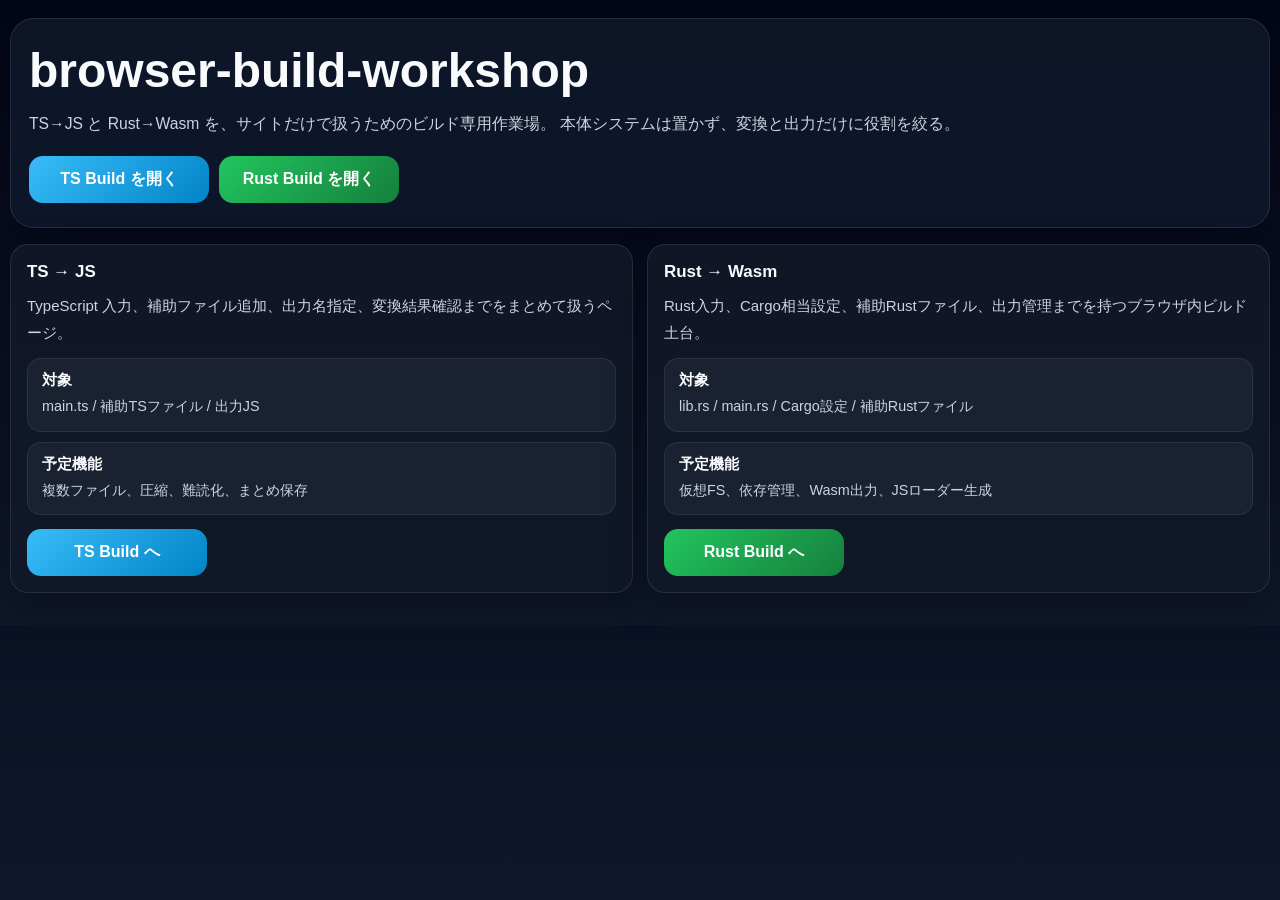
<file: app/index.html>
<!DOCTYPE html>
<html lang="ja">
<head>
  <meta charset="UTF-8" />
  <meta
    name="viewport"
    content="width=device-width, initial-scale=1.0, viewport-fit=cover"
  />
  <title>browser-build-workshop</title>
  <meta
    name="description"
    content="TS→JS / Rust→Wasm のブラウザ内ビルド作業場"
  />
  <link rel="stylesheet" href="../assets/css/common.css" />
  <link rel="stylesheet" href="../assets/css/top.css" />
</head>
<body>
  <main class="page">
    <section class="hero">
      <h1>browser-build-workshop</h1>
      <p>
        TS→JS と Rust→Wasm を、サイトだけで扱うためのビルド専用作業場。
        本体システムは置かず、変換と出力だけに役割を絞る。
      </p>

      <div class="hero-actions">
        <button class="btn btn-primary" id="goTsBuild">TS Build を開く</button>
        <button class="btn btn-secondary" id="goRustBuild">Rust Build を開く</button>
      </div>
    </section>

    <section class="top-grid">
      <article class="card">
        <h2>TS → JS</h2>
        <p>
          TypeScript 入力、補助ファイル追加、出力名指定、変換結果確認までをまとめて扱うページ。
        </p>

        <div class="info-list">
          <div class="info-item">
            <strong>対象</strong>
            <span>main.ts / 補助TSファイル / 出力JS</span>
          </div>
          <div class="info-item">
            <strong>予定機能</strong>
            <span>複数ファイル、圧縮、難読化、まとめ保存</span>
          </div>
        </div>

        <button class="btn btn-primary" id="goTsBuildCard">TS Build へ</button>
      </article>

      <article class="card">
        <h2>Rust → Wasm</h2>
        <p>
          Rust入力、Cargo相当設定、補助Rustファイル、出力管理までを持つブラウザ内ビルド土台。
        </p>

        <div class="info-list">
          <div class="info-item">
            <strong>対象</strong>
            <span>lib.rs / main.rs / Cargo設定 / 補助Rustファイル</span>
          </div>
          <div class="info-item">
            <strong>予定機能</strong>
            <span>仮想FS、依存管理、Wasm出力、JSローダー生成</span>
          </div>
        </div>

        <button class="btn btn-secondary" id="goRustBuildCard">Rust Build へ</button>
      </article>
    </section>
  </main>

  <script src="../assets/js/common/navigation.js"></script>
  <script>
    (function () {
      "use strict";

      if (!window.BBWNavigation) {
        return;
      }

      window.BBWNavigation.bindMove("goTsBuild", "./ts-build.html");
      window.BBWNavigation.bindMove("goRustBuild", "./rust-build.html");
      window.BBWNavigation.bindMove("goTsBuildCard", "./ts-build.html");
      window.BBWNavigation.bindMove("goRustBuildCard", "./rust-build.html");
    })();
  </script>
</body>
</html>
</file>
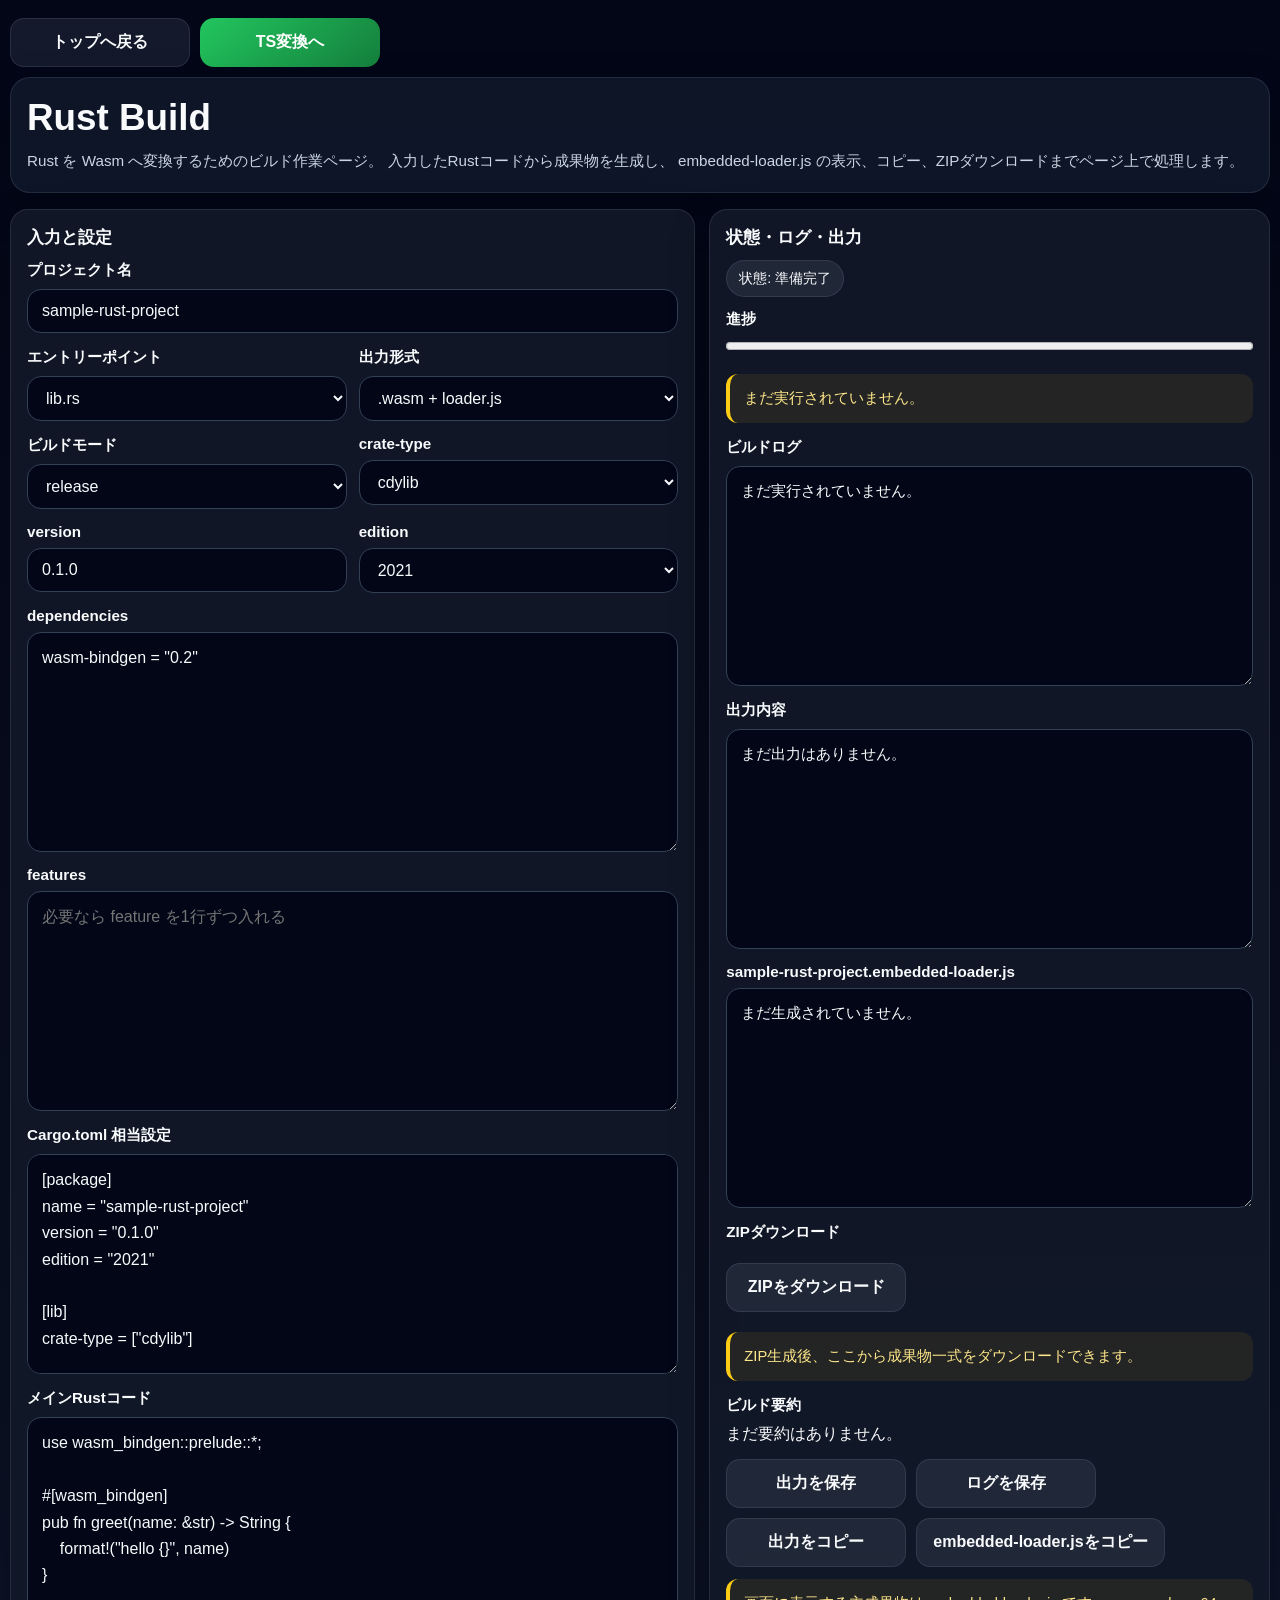
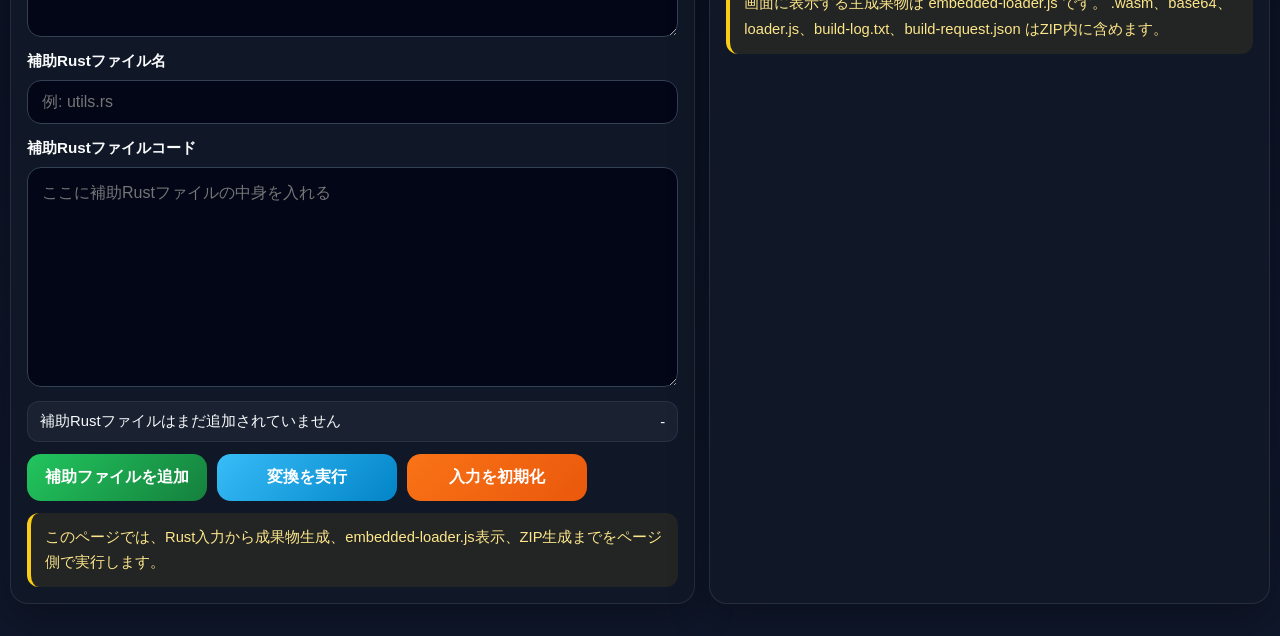
<file: app/rust-build.html>
<!DOCTYPE html>
<html lang="ja">
<head>
  <meta charset="UTF-8" />
  <meta
    name="viewport"
    content="width=device-width, initial-scale=1.0, viewport-fit=cover"
  />
  <title>Rust Build | browser-build-workshop</title>
  <meta
    name="description"
    content="Rust を Wasm へ変換するためのビルド作業ページ"
  />
  <link rel="stylesheet" href="../assets/css/common.css" />
</head>
<body>
  <main class="page">
    <section class="topbar">
      <div class="topbar-actions">
        <button class="btn btn-muted" id="goHome" type="button">トップへ戻る</button>
        <button class="btn btn-secondary" id="goTsPage" type="button">TS変換へ</button>
      </div>

      <div class="title-box">
        <h1>Rust Build</h1>
        <p>
          Rust を Wasm へ変換するためのビルド作業ページ。
          入力したRustコードから成果物を生成し、
          embedded-loader.js の表示、コピー、ZIPダウンロードまでページ上で処理します。
        </p>
      </div>
    </section>

    <section class="layout">
      <article class="panel">
        <h2>入力と設定</h2>

        <div class="field">
          <label for="projectName">プロジェクト名</label>
          <input
            type="text"
            id="projectName"
            placeholder="例: index"
            value="sample-rust-project"
          />
        </div>

        <div class="row">
          <div class="field">
            <label for="entryType">エントリーポイント</label>
            <select id="entryType">
              <option value="lib.rs">lib.rs</option>
              <option value="main.rs">main.rs</option>
            </select>
          </div>

          <div class="field">
            <label for="outputMode">出力形式</label>
            <select id="outputMode">
              <option value="wasm-js">.wasm + loader.js</option>
              <option value="wasm-only">.wasmのみ</option>
              <option value="js-only">loader.jsのみ</option>
            </select>
          </div>
        </div>

        <div class="row">
          <div class="field">
            <label for="buildMode">ビルドモード</label>
            <select id="buildMode">
              <option value="release">release</option>
              <option value="debug">debug</option>
            </select>
          </div>

          <div class="field">
            <label for="crateType">crate-type</label>
            <select id="crateType">
              <option value="cdylib">cdylib</option>
              <option value="rlib">rlib</option>
              <option value="staticlib">staticlib</option>
              <option value="dylib">dylib</option>
              <option value="bin">bin</option>
            </select>
          </div>
        </div>

        <div class="row">
          <div class="field">
            <label for="version">version</label>
            <input
              type="text"
              id="version"
              placeholder="例: 0.1.0"
              value="0.1.0"
            />
          </div>

          <div class="field">
            <label for="edition">edition</label>
            <select id="edition">
              <option value="2015">2015</option>
              <option value="2018">2018</option>
              <option value="2021" selected>2021</option>
              <option value="2024">2024</option>
            </select>
          </div>
        </div>

        <div class="field">
          <label for="dependenciesText">dependencies</label>
          <textarea id="dependenciesText" spellcheck="false">wasm-bindgen = "0.2"</textarea>
        </div>

        <div class="field">
          <label for="featuresText">features</label>
          <textarea
            id="featuresText"
            spellcheck="false"
            placeholder="必要なら feature を1行ずつ入れる"
          ></textarea>
        </div>

        <div class="field">
          <label for="cargoToml">Cargo.toml 相当設定</label>
          <textarea id="cargoToml" spellcheck="false">[package]
name = "sample-rust-project"
version = "0.1.0"
edition = "2021"

[lib]
crate-type = ["cdylib"]

[dependencies]
wasm-bindgen = "0.2"
</textarea>
        </div>

        <div class="field">
          <label for="mainRustCode">メインRustコード</label>
          <textarea id="mainRustCode" spellcheck="false">use wasm_bindgen::prelude::*;

#[wasm_bindgen]
pub fn greet(name: &str) -> String {
    format!("hello {}", name)
}
</textarea>
        </div>

        <div class="field">
          <label for="subFileName">補助Rustファイル名</label>
          <input
            type="text"
            id="subFileName"
            placeholder="例: utils.rs"
          />
        </div>

        <div class="field">
          <label for="subFileCode">補助Rustファイルコード</label>
          <textarea
            id="subFileCode"
            spellcheck="false"
            placeholder="ここに補助Rustファイルの中身を入れる"
          ></textarea>
        </div>

        <div class="file-list" id="subFilesList">
          <div class="file-item">
            <span>補助Rustファイルはまだ追加されていません</span>
            <span>-</span>
          </div>
        </div>

        <div class="button-row">
          <button class="btn btn-secondary" id="addSubFileButton" type="button">補助ファイルを追加</button>
          <button class="btn btn-primary" id="runBuildButton" type="button">変換を実行</button>
          <button class="btn btn-danger" id="clearAllButton" type="button">入力を初期化</button>
        </div>

        <div class="notice">
          このページでは、Rust入力から成果物生成、embedded-loader.js表示、ZIP生成までをページ側で実行します。
        </div>
      </article>

      <article class="panel">
        <h2>状態・ログ・出力</h2>

        <div class="status" id="buildStatus">状態: 待機中</div>

        <div class="field">
          <label for="buildProgress">進捗</label>
          <progress id="buildProgress" max="100" value="0" style="width: 100%;"></progress>
          <div class="notice" id="buildProgressText">まだ実行されていません。</div>
        </div>

        <div class="field">
          <label for="buildLog">ビルドログ</label>
          <textarea
            id="buildLog"
            class="log-box"
            spellcheck="false"
            readonly
          >まだ実行されていません。</textarea>
        </div>

        <div class="field">
          <label for="buildOutput">出力内容</label>
          <textarea
            id="buildOutput"
            class="output-box"
            spellcheck="false"
            readonly
          >まだ出力はありません。</textarea>
        </div>

        <div class="field">
          <label for="embeddedLoaderOutput" id="embeddedLoaderLabel">sample-rust-project.embedded-loader.js</label>
          <textarea
            id="embeddedLoaderOutput"
            class="output-box file-output-box"
            spellcheck="false"
            readonly
          >まだ embedded-loader.js は生成されていません。</textarea>
        </div>

        <div class="field">
          <label>ZIPダウンロード</label>
          <div class="button-row">
            <button class="btn btn-muted" id="downloadZipButton" type="button">
              ZIPをダウンロード
            </button>
          </div>
          <div class="notice" id="zipNotice">
            ZIP生成後、ここから成果物一式をダウンロードできます。
          </div>
        </div>

        <div class="field">
          <label>ビルド要約</label>
          <div class="summary-box" id="buildSummary">まだ要約はありません。</div>
        </div>

        <div class="button-row">
          <button class="btn btn-muted" id="downloadOutputButton" type="button">出力を保存</button>
          <button class="btn btn-muted" id="downloadLogButton" type="button">ログを保存</button>
          <button class="btn btn-muted" id="copyOutputButton" type="button">出力をコピー</button>
          <button class="btn btn-muted" id="copyEmbeddedLoaderButton" type="button">embedded-loader.jsをコピー</button>
        </div>

        <div class="notice">
          画面に表示する主成果物は embedded-loader.js です。
          .wasm、base64、loader.js、build-log.txt、build-request.json はZIP内に含めます。
        </div>
      </article>
    </section>
  </main>

  <script src="../assets/js/rust/orikuro-rust-compiler-core.js"></script>
  <script src="../assets/js/rust/rust-build-page.js"></script>
</body>
</html>
</file>
<file: assets/css/common.css>
:root {
  --bg: #020617;
  --panel: #0f172a;
  --panel-2: #111827;
  --line: #334155;
  --text: #f8fafc;
  --muted: #cbd5e1;
  --accent: #38bdf8;
  --accent-2: #22c55e;
  --danger: #f97316;
  --warn: #facc15;
  --shadow: 0 16px 40px rgba(0, 0, 0, 0.28);
  --radius: 18px;
}

* {
  box-sizing: border-box;
}

html,
body {
  margin: 0;
  padding: 0;
  min-height: 100%;
  background: linear-gradient(180deg, #020617 0%, #0f172a 100%);
  color: var(--text);
  font-family:
    -apple-system,
    BlinkMacSystemFont,
    "Segoe UI",
    Roboto,
    "Hiragino Sans",
    "Hiragino Kaku Gothic ProN",
    "Noto Sans JP",
    "Yu Gothic",
    sans-serif;
}

button,
select,
input,
textarea {
  font: inherit;
}

.page {
  width: min(1280px, calc(100% - 20px));
  margin: 0 auto;
  padding: 18px 0 32px;
}

.topbar {
  display: flex;
  flex-direction: column;
  gap: 10px;
  margin-bottom: 16px;
}

.topbar-actions {
  display: flex;
  flex-wrap: wrap;
  gap: 10px;
}

.title-box {
  background: rgba(15, 23, 42, 0.92);
  border: 1px solid rgba(148, 163, 184, 0.16);
  border-radius: 20px;
  padding: 18px 16px;
  box-shadow: var(--shadow);
}

.title-box h1 {
  margin: 0 0 8px;
  font-size: clamp(1.5rem, 4vw, 2.3rem);
  line-height: 1.2;
}

.title-box p {
  margin: 0;
  color: var(--muted);
  line-height: 1.7;
  font-size: 0.95rem;
}

.layout {
  display: grid;
  grid-template-columns: 1fr;
  gap: 14px;
}

.panel {
  background: rgba(17, 24, 39, 0.94);
  border: 1px solid rgba(148, 163, 184, 0.16);
  border-radius: var(--radius);
  padding: 16px;
  box-shadow: var(--shadow);
}

.panel h2 {
  margin: 0 0 12px;
  font-size: 1.08rem;
  line-height: 1.3;
}

.field {
  display: flex;
  flex-direction: column;
  gap: 8px;
  margin-bottom: 14px;
}

.field label {
  font-weight: 700;
  font-size: 0.95rem;
}

.field input[type="text"],
.field select,
.field textarea {
  width: 100%;
  border: 1px solid var(--line);
  border-radius: 14px;
  background: #020617;
  color: var(--text);
  padding: 12px 14px;
  outline: none;
}

.field textarea {
  min-height: 220px;
  resize: vertical;
  line-height: 1.65;
}

.row {
  display: grid;
  grid-template-columns: 1fr;
  gap: 12px;
}

.checkboxes {
  display: flex;
  flex-direction: column;
  gap: 10px;
}

.checkbox {
  display: flex;
  align-items: center;
  gap: 10px;
  font-size: 0.95rem;
}

.button-row {
  display: flex;
  flex-direction: column;
  gap: 10px;
  margin-top: 12px;
}

.btn {
  width: 100%;
  border: 0;
  border-radius: 14px;
  padding: 13px 16px;
  font-weight: 700;
  cursor: pointer;
  transition: transform 0.15s ease, opacity 0.15s ease;
}

.btn:hover,
.btn:focus-visible {
  transform: translateY(-1px);
  opacity: 0.96;
  outline: none;
}

.btn-primary {
  background: linear-gradient(135deg, var(--accent), #0284c7);
  color: #ffffff;
}

.btn-secondary {
  background: linear-gradient(135deg, var(--accent-2), #15803d);
  color: #ffffff;
}

.btn-muted {
  background: rgba(148, 163, 184, 0.12);
  color: var(--text);
  border: 1px solid rgba(148, 163, 184, 0.16);
}

.btn-danger {
  background: linear-gradient(135deg, var(--danger), #ea580c);
  color: #ffffff;
}

.status {
  display: inline-flex;
  align-items: center;
  gap: 8px;
  padding: 8px 12px;
  border-radius: 999px;
  background: rgba(148, 163, 184, 0.12);
  border: 1px solid rgba(148, 163, 184, 0.16);
  font-size: 0.9rem;
  color: var(--text);
  margin-bottom: 12px;
}

.log-box,
.output-box {
  min-height: 180px;
  border-radius: 14px;
  background: #020617;
  border: 1px solid var(--line);
  padding: 14px;
  white-space: pre-wrap;
  word-break: break-word;
  overflow-wrap: anywhere;
  line-height: 1.65;
  font-size: 0.93rem;
}

.file-list {
  display: flex;
  flex-direction: column;
  gap: 8px;
  margin-top: 12px;
}

.file-item {
  display: flex;
  align-items: center;
  justify-content: space-between;
  gap: 10px;
  padding: 10px 12px;
  border-radius: 12px;
  background: rgba(148, 163, 184, 0.08);
  border: 1px solid rgba(148, 163, 184, 0.12);
  font-size: 0.93rem;
}

.notice {
  margin-top: 12px;
  border-left: 4px solid var(--warn);
  padding: 12px 14px;
  border-radius: 12px;
  background: rgba(250, 204, 21, 0.08);
  color: #fde68a;
  font-size: 0.92rem;
  line-height: 1.7;
}

.notice-danger {
  border-left-color: var(--danger);
  background: rgba(249, 115, 22, 0.08);
  color: #fed7aa;
}

.muted {
  color: var(--muted);
}

@media (min-width: 960px) {
  .layout {
    grid-template-columns: 1.1fr 0.9fr;
  }

  .row {
    grid-template-columns: repeat(2, minmax(0, 1fr));
  }

  .button-row {
    flex-direction: row;
    flex-wrap: wrap;
  }

  .btn {
    width: auto;
    min-width: 180px;
  }
  
  .build-output-files {
  display: flex;
  flex-direction: column;
  gap: 12px;
}

.file-output-item {
  display: flex;
  flex-direction: column;
  gap: 8px;
}

.file-output-item label {
  font-weight: 700;
  font-size: 0.95rem;
  color: var(--text);
}

.file-output-box {
  min-height: 160px;
}

.progress-wrap {
  width: 100%;
}

.progress-bar {
  width: 100%;
  height: 14px;
  background: rgba(255, 255, 255, 0.12);
  border-radius: 999px;
  overflow: hidden;
  border: 1px solid rgba(255, 255, 255, 0.18);
}

.progress-fill {
  height: 100%;
  width: 0%;
  background: linear-gradient(90deg, #4f8cff, #8f5cff);
  transition: width 0.25s ease;
}

.progress-text {
  margin-top: 8px;
  font-size: 0.9rem;
  opacity: 0.9;
}
  
}
</file>
<file: assets/css/top.css>
.hero {
  background: rgba(15, 23, 42, 0.92);
  border: 1px solid rgba(148, 163, 184, 0.16);
  border-radius: 24px;
  padding: 24px 18px;
  box-shadow: var(--shadow);
  margin-bottom: 16px;
}

.hero h1 {
  margin: 0 0 12px;
  font-size: clamp(1.9rem, 5vw, 3rem);
  line-height: 1.15;
}

.hero p {
  margin: 0;
  color: var(--muted);
  line-height: 1.8;
  font-size: 0.98rem;
}

.hero-actions {
  display: flex;
  flex-direction: column;
  gap: 10px;
  margin-top: 18px;
}

.top-grid {
  display: grid;
  grid-template-columns: 1fr;
  gap: 14px;
}

.card {
  background: rgba(17, 24, 39, 0.94);
  border: 1px solid rgba(148, 163, 184, 0.16);
  border-radius: 18px;
  padding: 16px;
  box-shadow: var(--shadow);
}

.card h2 {
  margin: 0 0 10px;
  font-size: 1.06rem;
  line-height: 1.3;
}

.card p {
  margin: 0;
  color: var(--muted);
  line-height: 1.75;
  font-size: 0.94rem;
}

.card .btn {
  margin-top: 14px;
}

.info-list {
  display: grid;
  grid-template-columns: 1fr;
  gap: 10px;
  margin-top: 12px;
}

.info-item {
  padding: 12px 14px;
  border-radius: 14px;
  background: rgba(148, 163, 184, 0.08);
  border: 1px solid rgba(148, 163, 184, 0.12);
}

.info-item strong {
  display: block;
  margin-bottom: 4px;
  font-size: 0.94rem;
}

.info-item span {
  display: block;
  color: var(--muted);
  font-size: 0.9rem;
  line-height: 1.7;
}

@media (min-width: 960px) {
  .hero-actions {
    flex-direction: row;
    flex-wrap: wrap;
  }

  .top-grid {
    grid-template-columns: repeat(2, minmax(0, 1fr));
  }
}
</file>
